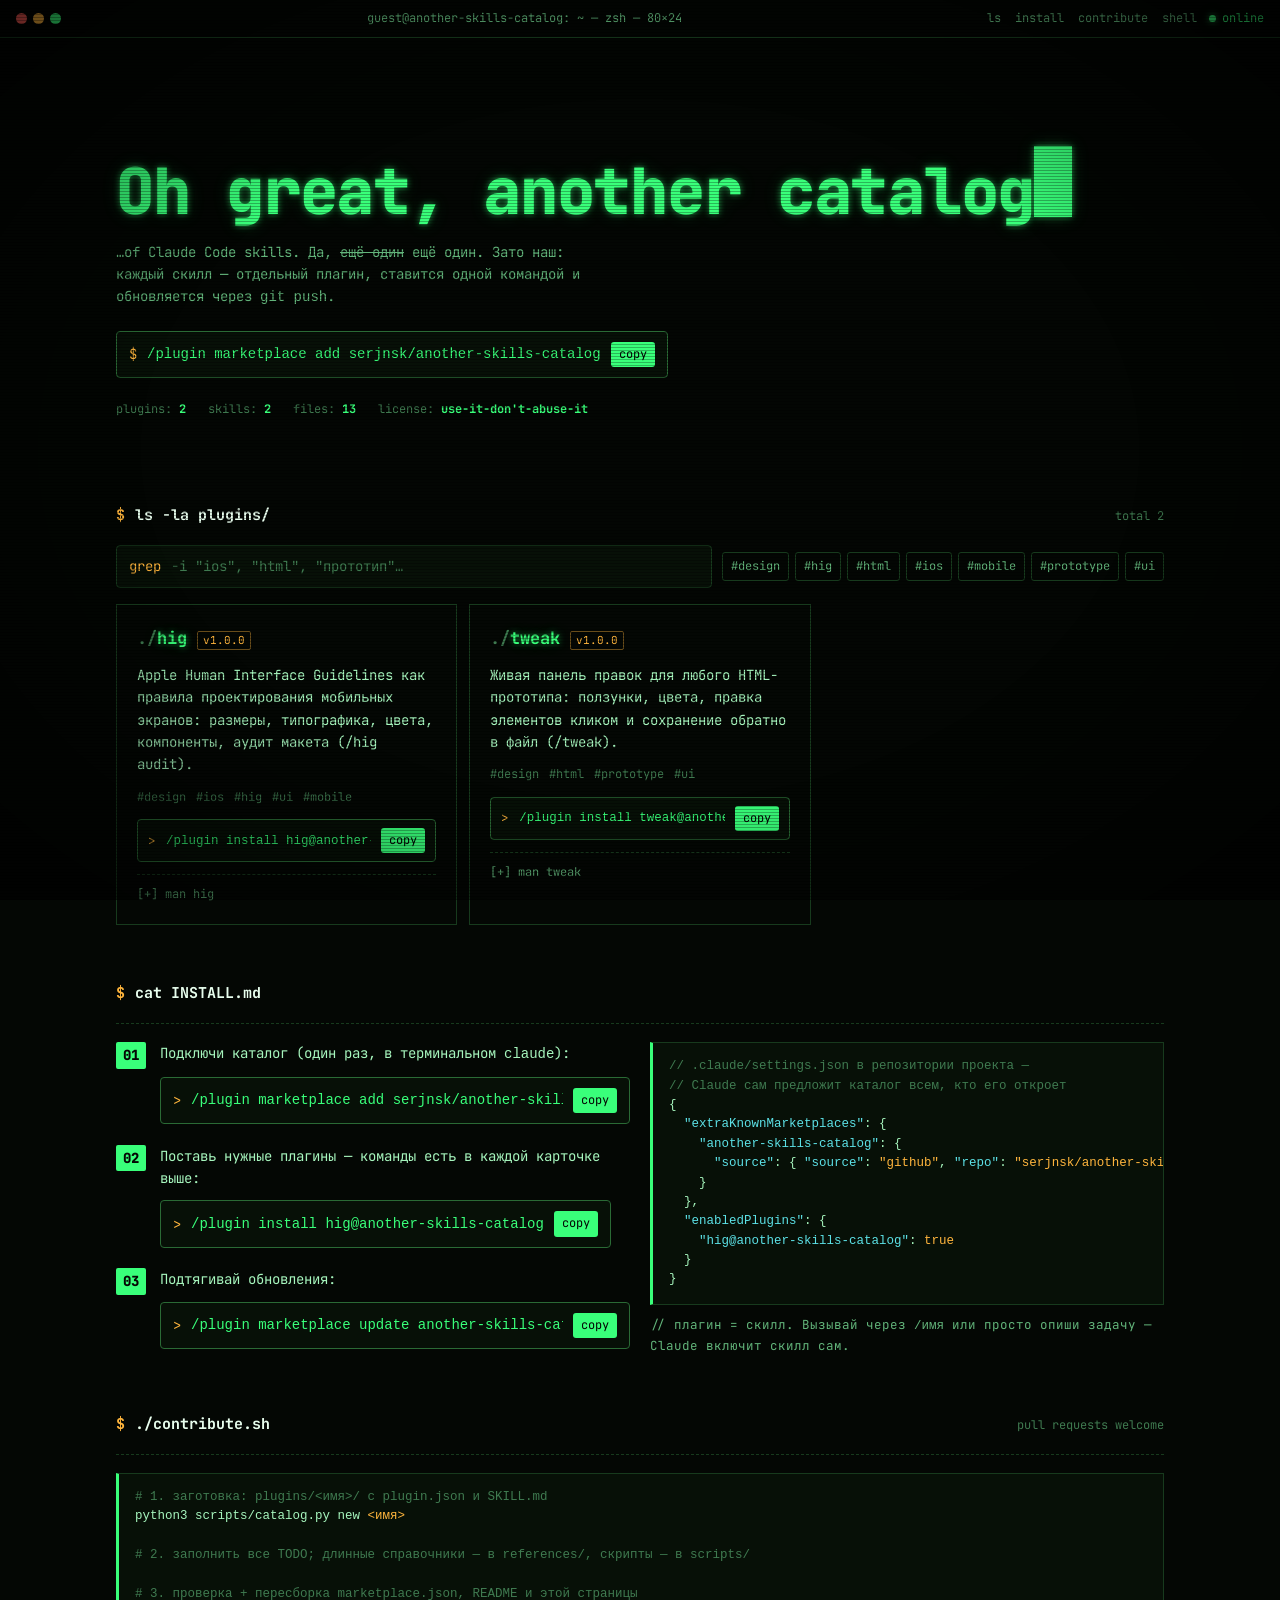
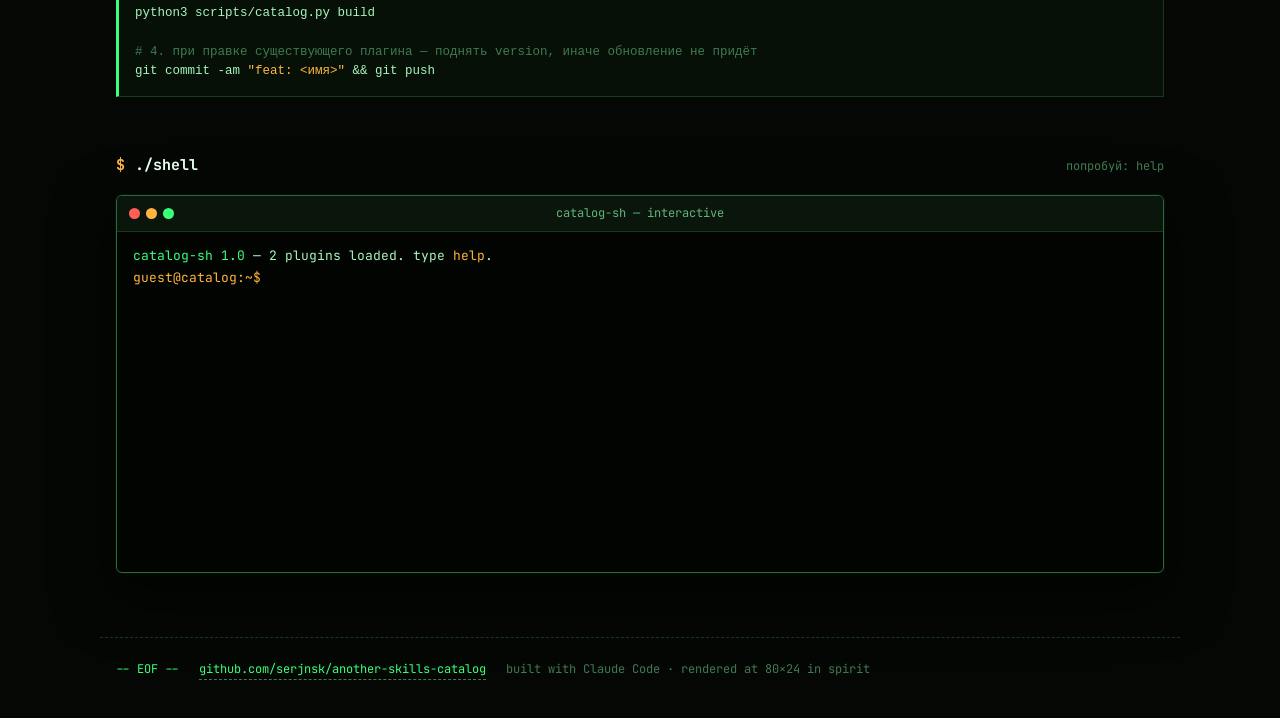
<file: docs/index.html>
<!doctype html>
<html lang="ru">
<head>
<meta charset="utf-8">
<meta name="viewport" content="width=device-width, initial-scale=1">
<title>another-skills-catalog</title>
<meta name="description" content="Oh great, another catalog... of Claude Code skills. Каталог плагинов-скиллов для Claude Code.">
<meta name="theme-color" content="#040704">
<link rel="icon" href="data:image/svg+xml,%3Csvg xmlns='http://www.w3.org/2000/svg' viewBox='0 0 32 32'%3E%3Crect width='32' height='32' rx='6' fill='%23040704'/%3E%3Ctext x='5' y='23' font-family='monospace' font-size='18' font-weight='700' fill='%2339ff7a'%3E%3E_%3C/text%3E%3C/svg%3E">
<link rel="preconnect" href="https://fonts.googleapis.com">
<link rel="preconnect" href="https://fonts.gstatic.com" crossorigin>
<link href="https://fonts.googleapis.com/css2?family=JetBrains+Mono:wght@400;500;700;800&display=swap" rel="stylesheet">
<style>
:root{
  --bg:#040704; --panel:#071007; --panel-2:#0a160b; --line:#173a1d; --line-hi:#2a6a35;
  --fg:#39ff7a; --fg-soft:#a6f5bd; --dim:#62b47a; --mute:#3f7a50;
  --amber:#ffb53d; --red:#ff5f56; --cyan:#5ce1e6;
  --glow:0 0 6px rgba(57,255,122,.55),0 0 18px rgba(57,255,122,.18);
  --mono:"JetBrains Mono",ui-monospace,SFMono-Regular,Menlo,Consolas,monospace;
  --gutter:16px; --max:1080px;
}
*{box-sizing:border-box}
html{background:var(--bg);-webkit-text-size-adjust:100%}
body{margin:0;background:var(--bg);color:var(--fg-soft);font:14px/1.6 var(--mono);overflow-x:hidden;min-height:100vh}
::selection{background:var(--fg);color:var(--bg)}
a{color:var(--fg);text-decoration:none;border-bottom:1px dashed var(--mute)}
a:hover{border-bottom-color:var(--fg);text-shadow:var(--glow)}
:focus-visible{outline:2px solid var(--amber);outline-offset:2px}

/* CRT: scanlines + vignette + flicker */
.crt::before{content:"";position:fixed;inset:0;pointer-events:none;z-index:50;
  background:repeating-linear-gradient(to bottom,rgba(0,0,0,0) 0 2px,rgba(0,0,0,.28) 2px 3px)}
.crt::after{content:"";position:fixed;inset:0;pointer-events:none;z-index:51;
  background:radial-gradient(ellipse at center,rgba(0,0,0,0) 55%,rgba(0,0,0,.65) 100%)}
@media (prefers-reduced-motion:no-preference){
  .crt main{animation:flicker 6s infinite steps(1)}
  @keyframes flicker{0%,100%{opacity:1}47%{opacity:.985}48%{opacity:.93}49%{opacity:1}}
}
#rain{position:fixed;inset:0;width:100%;height:100%;z-index:0;opacity:.13;pointer-events:none}

/* top bar */
.bar{position:sticky;top:0;z-index:40;display:flex;align-items:center;gap:12px;
  padding:9px var(--gutter);background:rgba(4,7,4,.88);backdrop-filter:blur(6px);border-bottom:1px solid var(--line);
  font-size:12px;color:var(--dim)}
.dots{display:flex;gap:6px}
.dots i{width:11px;height:11px;border-radius:50%;background:var(--red)}
.dots i:nth-child(2){background:var(--amber)} .dots i:nth-child(3){background:var(--fg)}
.bar .title{flex:1;text-align:center;white-space:nowrap;overflow:hidden;text-overflow:ellipsis}
.bar nav{display:flex;gap:14px}
.bar nav a{border:0;color:var(--dim)} .bar nav a:hover{color:var(--fg)}
.status{display:inline-flex;align-items:center;gap:6px;color:var(--fg)}
.status::before{content:"";width:7px;height:7px;border-radius:50%;background:var(--fg);box-shadow:var(--glow)}
@media (max-width:640px){.bar nav{display:none}.bar .title{text-align:left}}

main{position:relative;z-index:1;max-width:var(--max);margin:0 auto;padding:0 var(--gutter) 64px}

/* hero */
.hero{padding:clamp(48px,12vh,120px) 0 28px}
.tag{margin:0 0 14px;font-size:clamp(30px,6.2vw,64px);font-weight:800;color:var(--fg);text-shadow:var(--glow);line-height:1.08;letter-spacing:-.02em}
.tag s{color:var(--mute);text-decoration-thickness:2px}
.sub{margin:0 0 22px;color:var(--dim);max-width:62ch}
.prompt{display:flex;flex-wrap:wrap;align-items:center;gap:10px}
.cmd{display:inline-flex;align-items:center;gap:10px;max-width:100%;
  background:var(--panel);border:1px solid var(--line-hi);padding:10px 12px;border-radius:4px;color:var(--fg)}
.cmd code{white-space:nowrap;overflow-x:auto;scrollbar-width:none}
.cmd code::-webkit-scrollbar{display:none}
.cmd .ps{color:var(--amber);user-select:none}
.copy{font:inherit;font-size:12px;cursor:pointer;color:var(--bg);background:var(--fg);border:0;border-radius:3px;padding:3px 8px;flex:none}
.copy:hover{box-shadow:var(--glow)} .copy.done{background:var(--amber)}
.cursor{display:inline-block;width:.6em;height:1.1em;background:var(--fg);vertical-align:-2px;box-shadow:var(--glow)}
@media (prefers-reduced-motion:no-preference){.cursor{animation:blink 1.05s steps(1) infinite}@keyframes blink{50%{opacity:0}}}

.stats{display:flex;flex-wrap:wrap;gap:8px 22px;margin-top:22px;font-size:12px;color:var(--mute)}
.stats b{color:var(--fg);font-weight:700}

/* sections */
section{margin-top:56px}
.h{display:flex;align-items:baseline;gap:10px;margin:0 0 18px;font-size:15px;font-weight:700;color:#e9ffef}
.h .ps{color:var(--amber)} .h small{margin-left:auto;font-weight:400;font-size:12px;color:var(--mute)}
.rule{border:0;border-top:1px dashed var(--line);margin:0 0 18px}

/* plugin grid (command surface) */
.toolbar{display:flex;flex-wrap:wrap;gap:10px;align-items:center;margin-bottom:16px}
.grep{flex:1;min-width:220px;display:flex;align-items:center;gap:8px;background:var(--panel);border:1px solid var(--line);border-radius:4px;padding:8px 12px}
.grep span{color:var(--amber)}
.grep input{flex:1;min-width:0;background:none;border:0;outline:0;color:var(--fg);font:inherit;caret-color:var(--fg)}
.grep input::placeholder{color:var(--mute)}
.chips{display:flex;flex-wrap:wrap;gap:6px}
.chip{font:inherit;font-size:12px;cursor:pointer;background:none;color:var(--dim);border:1px solid var(--line);border-radius:3px;padding:4px 8px}
.chip[aria-pressed=true]{color:var(--bg);background:var(--fg);border-color:var(--fg)}
.grid{display:grid;grid-template-columns:repeat(auto-fill,minmax(min(100%,330px),1fr));gap:12px}
.card{background:var(--bg);border:1px solid var(--line);padding:20px;display:flex;flex-direction:column;gap:12px;transition:background .15s}
.card:hover{background:var(--panel);border-color:var(--line-hi)}
.card .top{display:flex;align-items:baseline;gap:10px}
.card h3{margin:0;font-size:17px;color:var(--fg);text-shadow:var(--glow)}
.card h3::before{content:"./";color:var(--mute);text-shadow:none}
.ver{font-size:11px;color:var(--amber);border:1px solid rgba(255,181,61,.4);padding:0 5px;border-radius:2px}
.card p{margin:0;color:var(--fg-soft)}
.kw{display:flex;flex-wrap:wrap;gap:4px 10px;font-size:12px;color:var(--mute)}
.card .cmd{width:100%;padding:8px 10px;font-size:12.5px}
.card .cmd code{flex:1}
details{border-top:1px dashed var(--line);padding-top:10px}
summary{cursor:pointer;color:var(--dim);font-size:12px;list-style:none}
summary::-webkit-details-marker{display:none}
summary::before{content:"[+] "} details[open] summary::before{content:"[-] "}
summary:hover{color:var(--fg)}
.man{margin-top:10px;font-size:12.5px;color:var(--fg-soft)}
.man dt{color:var(--amber);margin-top:8px} .man dd{margin:2px 0 0 14px}
.empty{grid-column:1/-1;border:1px dashed var(--line);padding:28px;color:var(--amber)}

/* install steps */
.steps{display:grid;gap:14px;counter-reset:s}
.step{display:grid;grid-template-columns:auto 1fr;gap:4px 14px;align-items:start}
.step::before{counter-increment:s;content:"0" counter(s);grid-row:span 2;color:var(--bg);background:var(--fg);font-weight:800;padding:2px 7px;border-radius:2px}
.two>*,.step>*{min-width:0}
.step p{margin:0;color:var(--fg-soft)}
.step .cmd{justify-self:start}
pre.block{margin:0;background:var(--panel);border:1px solid var(--line);border-left:3px solid var(--fg);padding:14px 16px;overflow-x:auto;color:var(--fg-soft);font-size:12.5px;line-height:1.55}
pre.block .k{color:var(--cyan)} pre.block .s{color:var(--amber)} pre.block .c{color:var(--mute)}
.two{display:grid;grid-template-columns:repeat(auto-fit,minmax(min(100%,420px),1fr));gap:20px}
.note{color:var(--dim);font-size:12.5px;margin:10px 0 0}

/* live terminal */
.term{border:1px solid var(--line-hi);border-radius:6px;overflow:hidden;background:#020402;box-shadow:0 0 0 1px rgba(57,255,122,.05),0 20px 60px rgba(0,0,0,.6)}
.term-h{display:flex;align-items:center;gap:12px;padding:8px 12px;background:var(--panel-2);border-bottom:1px solid var(--line);font-size:12px;color:var(--dim)}
.term-h span{flex:1;text-align:center}
.term-b{height:340px;overflow-y:auto;padding:14px 16px;font-size:13px;cursor:text}
.term-b .ln{white-space:pre-wrap;word-break:break-word;margin:0}
.term-b .in{color:#e9ffef} .term-b .in .ps{color:var(--amber)}
.term-b .err{color:var(--red)} .term-b .hl{color:var(--fg)} .term-b .am{color:var(--amber)} .term-b .mu{color:var(--mute)}
.term-row{display:flex;align-items:center;gap:8px}
.term-row .ps{color:var(--amber);white-space:nowrap}
.term-row input{flex:1;min-width:0;background:none;border:0;outline:0;color:#e9ffef;font:inherit;caret-color:var(--fg)}

footer{position:relative;z-index:1;max-width:var(--max);margin:0 auto;padding:22px var(--gutter) 40px;border-top:1px dashed var(--line);
  display:flex;flex-wrap:wrap;gap:8px 20px;font-size:12px;color:var(--mute)}
footer .eof{color:var(--fg)}
.sr{position:absolute;width:1px;height:1px;overflow:hidden;clip:rect(0 0 0 0)}
</style>
</head>
<body class="crt">
<canvas id="rain" aria-hidden="true"></canvas>

<header class="bar">
  <div class="dots" aria-hidden="true"><i></i><i></i><i></i></div>
  <div class="title">guest@another-skills-catalog: ~ — zsh — 80×24</div>
  <nav aria-label="Разделы"><a href="#plugins">ls</a><a href="#install">install</a><a href="#contribute">contribute</a><a href="#shell">shell</a></nav>
  <span class="status" id="st-online">online</span>
</header>

<main>
  <section class="hero" style="margin-top:0">
    <h1 class="tag">Oh great, another catalog<span class="cursor" aria-hidden="true"></span></h1>
    <p class="sub">…of Claude Code skills. Да, <s>ещё один</s> ещё один. Зато наш: каждый скилл — отдельный плагин, ставится одной командой и обновляется через <code>git push</code>.</p>
    <div class="prompt">
      <div class="cmd"><span class="ps">$</span><code id="hero-cmd">/plugin marketplace add serjnsk/another-skills-catalog</code><button class="copy" data-copy="#hero-cmd">copy</button></div>
    </div>
    <div class="stats" id="stats">
      <span>plugins: <b id="s-plugins">…</b></span>
      <span>skills: <b id="s-skills">…</b></span>
      <span>files: <b id="s-files">…</b></span>
      <span>license: <b>use-it-don't-abuse-it</b></span>
    </div>
  </section>

  <section id="plugins">
    <h2 class="h"><span class="ps">$</span> ls -la plugins/ <small id="ls-count"></small></h2>
    <div class="toolbar">
      <label class="grep"><span>grep</span><input id="q" type="search" placeholder="-i &quot;ios&quot;, &quot;html&quot;, &quot;прототип&quot;…" autocomplete="off" spellcheck="false"><span class="sr">Поиск по каталогу</span></label>
      <div class="chips" id="chips" role="group" aria-label="Фильтр по тегам"></div>
    </div>
    <div class="grid" id="grid" aria-live="polite"><div class="empty">loading catalog.json…</div></div>
  </section>

  <section id="install">
    <h2 class="h"><span class="ps">$</span> cat INSTALL.md</h2>
    <hr class="rule">
    <div class="two">
      <div class="steps">
        <div class="step"><p>Подключи каталог (один раз, в терминальном <code>claude</code>):</p>
          <div class="cmd"><span class="ps">&gt;</span><code id="i1">/plugin marketplace add serjnsk/another-skills-catalog</code><button class="copy" data-copy="#i1">copy</button></div></div>
        <div class="step"><p>Поставь нужные плагины — команды есть в каждой карточке выше:</p>
          <div class="cmd"><span class="ps">&gt;</span><code id="i2">/plugin install hig@another-skills-catalog</code><button class="copy" data-copy="#i2">copy</button></div></div>
        <div class="step"><p>Подтягивай обновления:</p>
          <div class="cmd"><span class="ps">&gt;</span><code id="i3">/plugin marketplace update another-skills-catalog</code><button class="copy" data-copy="#i3">copy</button></div></div>
      </div>
      <div>
        <pre class="block"><span class="c">// .claude/settings.json в репозитории проекта —
// Claude сам предложит каталог всем, кто его откроет</span>
{
  <span class="k">"extraKnownMarketplaces"</span>: {
    <span class="k">"another-skills-catalog"</span>: {
      <span class="k">"source"</span>: { <span class="k">"source"</span>: <span class="s">"github"</span>, <span class="k">"repo"</span>: <span class="s">"serjnsk/another-skills-catalog"</span> }
    }
  },
  <span class="k">"enabledPlugins"</span>: {
    <span class="k">"hig@another-skills-catalog"</span>: <span class="s">true</span>
  }
}</pre>
        <p class="note">// плагин = скилл. Вызывай через <code>/имя</code> или просто опиши задачу — Claude включит скилл сам.</p>
      </div>
    </div>
  </section>

  <section id="contribute">
    <h2 class="h"><span class="ps">$</span> ./contribute.sh <small>pull requests welcome</small></h2>
    <hr class="rule">
    <pre class="block"><span class="c"># 1. заготовка: plugins/&lt;имя&gt;/ с plugin.json и SKILL.md</span>
python3 scripts/catalog.py new <span class="s">&lt;имя&gt;</span>

<span class="c"># 2. заполнить все TODO; длинные справочники — в references/, скрипты — в scripts/</span>

<span class="c"># 3. проверка + пересборка marketplace.json, README и этой страницы</span>
python3 scripts/catalog.py build

<span class="c"># 4. при правке существующего плагина — поднять version, иначе обновление не придёт</span>
git commit -am <span class="s">"feat: &lt;имя&gt;"</span> &amp;&amp; git push</pre>
  </section>

  <section id="shell">
    <h2 class="h"><span class="ps">$</span> ./shell <small>попробуй: help</small></h2>
    <div class="term">
      <div class="term-h"><div class="dots" aria-hidden="true"><i></i><i></i><i></i></div><span>catalog-sh — interactive</span><div style="width:45px"></div></div>
      <div class="term-b" id="term">
        <div id="out"></div>
        <form class="term-row" id="tf" autocomplete="off">
          <label class="ps" for="ti">guest@catalog:~$</label>
          <input id="ti" spellcheck="false" autocapitalize="off" aria-label="Команда">
        </form>
      </div>
    </div>
  </section>
</main>

<footer>
  <span class="eof">-- EOF --</span>
  <a href="https://github.com/serjnsk/another-skills-catalog">github.com/serjnsk/another-skills-catalog</a>
  <span>built with Claude Code · rendered at 80×24 in spirit</span>
</footer>

<script>
(() => {
  const REPO = "serjnsk/another-skills-catalog";
  const MK = "another-skills-catalog";
  const $ = (s, el = document) => el.querySelector(s);
  const esc = s => String(s ?? "").replace(/[&<>"']/g, c => ({ "&": "&amp;", "<": "&lt;", ">": "&gt;", '"': "&quot;", "'": "&#39;" }[c]));
  const reduce = matchMedia("(prefers-reduced-motion: reduce)").matches;
  let DATA = null;

  /* copy */
  async function copyText(t) {
    try { await navigator.clipboard.writeText(t); return true; }
    catch { const a = document.createElement("textarea"); a.value = t; a.style.position = "fixed"; a.style.opacity = "0";
      document.body.appendChild(a); a.select(); let ok = false; try { ok = document.execCommand("copy"); } catch {} a.remove(); return ok; }
  }
  document.addEventListener("click", async e => {
    const b = e.target.closest(".copy"); if (!b) return;
    const src = b.dataset.copy ? $(b.dataset.copy).textContent : b.dataset.text;
    const ok = await copyText(src);
    b.textContent = ok ? "copied" : "error"; b.classList.add("done");
    setTimeout(() => { b.textContent = "copy"; b.classList.remove("done"); }, 1400);
  });

  /* matrix rain */
  const cv = $("#rain");
  if (!reduce && cv.getContext) {
    const ctx = cv.getContext("2d"); const glyphs = "アカサタナハマヤラワ0123456789ABCDEF<>/{}$#_";
    let cols = [], fs = 14, w, h;
    const size = () => { w = cv.width = innerWidth; h = cv.height = innerHeight; cols = Array(Math.ceil(w / fs)).fill(0).map(() => Math.random() * -h / fs); };
    size(); addEventListener("resize", size);
    let last = 0;
    const tick = t => {
      if (t - last > 70) { last = t;
        ctx.fillStyle = "rgba(4,7,4,.18)"; ctx.fillRect(0, 0, w, h);
        ctx.fillStyle = "#39ff7a"; ctx.font = fs + "px monospace";
        cols.forEach((y, i) => { ctx.fillText(glyphs[Math.random() * glyphs.length | 0], i * fs, y * fs);
          cols[i] = y * fs > h && Math.random() > .975 ? 0 : y + 1; });
      }
      requestAnimationFrame(tick);
    };
    requestAnimationFrame(tick);
  }

  /* catalog */
  let activeTag = null;
  const card = p => {
    const cmd = `/plugin install ${p.name}@${MK}`;
    const man = p.skills.map(s => `
      <dl class="man">
        <dt>NAME</dt><dd>/${esc(s.name)}${s.hint ? ` <span style="color:var(--mute)">${esc(s.hint)}</span>` : ""}</dd>
        <dt>DESCRIPTION</dt><dd>${esc(s.description)}</dd>
        <dt>FILES</dt><dd>${s.files} · <a href="https://github.com/${REPO}/tree/main/plugins/${encodeURIComponent(p.name)}/skills/${encodeURIComponent(s.name)}">source</a></dd>
      </dl>`).join("");
    return `<article class="card" data-name="${esc(p.name)}">
      <div class="top"><h3>${esc(p.name)}</h3><span class="ver">v${esc(p.version)}</span></div>
      <p>${esc(p.description)}</p>
      <div class="kw">${(p.keywords || []).map(k => `<span>#${esc(k)}</span>`).join("")}</div>
      <div class="cmd"><span class="ps">&gt;</span><code>${esc(cmd)}</code><button class="copy" data-text="${esc(cmd)}" aria-label="Скопировать команду установки ${esc(p.name)}">copy</button></div>
      <details><summary>man ${esc(p.name)}</summary>${man}</details>
    </article>`;
  };
  function render() {
    const q = $("#q").value.trim().toLowerCase();
    const list = DATA.plugins.filter(p => {
      if (activeTag && !(p.keywords || []).includes(activeTag)) return false;
      if (!q) return true;
      const hay = [p.name, p.description, ...(p.keywords || []), ...p.skills.map(s => s.description)].join(" ").toLowerCase();
      return hay.includes(q);
    });
    $("#grid").innerHTML = list.length ? list.map(card).join("") :
      `<div class="empty">grep: no matches. Ну хоть где-то каталогов не хватает.</div>`;
    $("#ls-count").textContent = `total ${list.length}`;
  }
  function renderChips() {
    const tags = [...new Set(DATA.plugins.flatMap(p => p.keywords || []))].sort();
    $("#chips").innerHTML = tags.map(t => `<button class="chip" aria-pressed="false" data-tag="${esc(t)}">#${esc(t)}</button>`).join("");
    $("#chips").addEventListener("click", e => {
      const b = e.target.closest(".chip"); if (!b) return;
      activeTag = activeTag === b.dataset.tag ? null : b.dataset.tag;
      $("#chips").querySelectorAll(".chip").forEach(c => c.setAttribute("aria-pressed", c.dataset.tag === activeTag));
      render();
    });
  }
  $("#q").addEventListener("input", render);

  fetch("catalog.json", { cache: "no-cache" }).then(r => { if (!r.ok) throw new Error(r.status); return r.json(); }).then(d => {
    DATA = d;
    const skills = d.plugins.flatMap(p => p.skills);
    $("#s-plugins").textContent = d.plugins.length;
    $("#s-skills").textContent = skills.length;
    $("#s-files").textContent = skills.reduce((a, s) => a + s.files, 0);
    renderChips(); render(); greet();
  }).catch(err => {
    $("#grid").innerHTML = `<div class="empty">ERR: catalog.json не загрузился (${esc(err.message)}). Каталог есть на <a href="https://github.com/${REPO}">GitHub</a>.</div>`;
    $("#st-online").textContent = "degraded";
    greet();
  });

  /* interactive shell */
  const out = $("#out"), ti = $("#ti"), termEl = $("#term");
  const hist = []; let hi = 0;
  const print = (html, cls = "") => { out.insertAdjacentHTML("beforeend", `<p class="ln ${cls}">${html}</p>`); termEl.scrollTop = termEl.scrollHeight; };
  const find = n => DATA && DATA.plugins.find(p => p.name === n);
  const cmds = {
    help: () => print(
`<span class="hl">доступные команды:</span>
  ls                 список плагинов
  cat &lt;плагин&gt;       описание и man
  install &lt;плагин&gt;   команда установки (копируется в буфер)
  add                как подключить каталог
  grep &lt;слово&gt;       поиск по каталогу
  whoami · date · clear · sudo · exit`),
    ls: () => DATA ? print(DATA.plugins.map(p => `<span class="hl">drwxr-xr-x</span>  ${esc(p.name).padEnd(14)} <span class="am">v${esc(p.version)}</span>  ${esc(p.skills.length)} skill`).join("\n")) : print("catalog offline", "err"),
    cat: a => { const p = find(a[0]); if (!a[0]) return print("usage: cat &lt;плагин&gt;", "err");
      if (!p) return print(`cat: ${esc(a[0])}: No such plugin`, "err");
      print(`<span class="hl">${esc(p.name)}</span> <span class="am">v${esc(p.version)}</span>\n${esc(p.description)}\n\n${p.skills.map(s => `/${esc(s.name)} ${esc(s.hint)}\n<span class="mu">${esc(s.description)}</span>`).join("\n\n")}`); },
    install: async a => { const p = find(a[0]); if (!a[0]) return print("usage: install &lt;плагин&gt;", "err");
      if (!p) return print(`install: ${esc(a[0])}: not in catalog. Видимо, придётся сделать ещё один каталог.`, "err");
      const c = `/plugin install ${p.name}@${MK}`; const ok = await copyText(c);
      print(`${ok ? '<span class="hl">[copied]</span> ' : ""}${esc(c)}\n<span class="mu">вставь это в claude. добавлять каталог сначала: команда add</span>`); },
    add: async () => { const c = `/plugin marketplace add ${REPO}`; const ok = await copyText(c); print(`${ok ? '<span class="hl">[copied]</span> ' : ""}${esc(c)}`); },
    grep: a => { if (!a.length) return print("usage: grep &lt;слово&gt;", "err"); $("#q").value = a.join(" "); if (DATA) render();
      print(`<span class="mu">фильтр применён к ls выше →</span> <a href="#plugins">#plugins</a>`); },
    whoami: () => print("guest — ещё один человек, которому понадобился ещё один каталог"),
    date: () => print(esc(new Date().toString())),
    clear: () => { out.innerHTML = ""; },
    sudo: () => print("guest is not in the sudoers file. This incident will be reported.", "err"),
    exit: () => print("logout\n<span class=\"mu\">…шутка. отсюда не уходят.</span>"),
    rm: () => print("rm: каталоги не удаляются, они только множатся", "err"),
    vim: () => print("ты отсюда не выйдешь. попробуй :q! — не поможет.", "am"),
  };
  function greet() {
    print(`<span class="hl">catalog-sh 1.0</span> — ${DATA ? DATA.plugins.length : 0} plugins loaded. type <span class="am">help</span>.`);
  }
  $("#tf").addEventListener("submit", e => {
    e.preventDefault();
    const line = ti.value.trim(); ti.value = "";
    print(`<span class="ps">guest@catalog:~$</span> ${esc(line)}`, "in");
    if (!line) return;
    hist.push(line); hi = hist.length;
    const [c, ...args] = line.split(/\s+/);
    const fn = cmds[c.toLowerCase()];
    fn ? fn(args) : print(`zsh: command not found: ${esc(c)} — попробуй help`, "err");
  });
  ti.addEventListener("keydown", e => {
    if (e.key === "ArrowUp" && hi > 0) { ti.value = hist[--hi]; e.preventDefault(); }
    if (e.key === "ArrowDown") { hi = Math.min(hist.length, hi + 1); ti.value = hist[hi] || ""; e.preventDefault(); }
    if (e.key === "Tab") { e.preventDefault(); const [c, a = ""] = ti.value.split(/\s+/);
      if (a !== undefined && DATA && ti.value.includes(" ")) { const m = DATA.plugins.find(p => p.name.startsWith(a)); if (m) ti.value = `${c} ${m.name}`; }
      else { const m = Object.keys(cmds).find(k => k.startsWith(c)); if (m) ti.value = m + " "; } }
  });
  termEl.addEventListener("click", e => { if (!e.target.closest("a") && !getSelection().toString()) ti.focus({ preventScroll: true }); });
})();
</script>
</body>
</html>
</file>
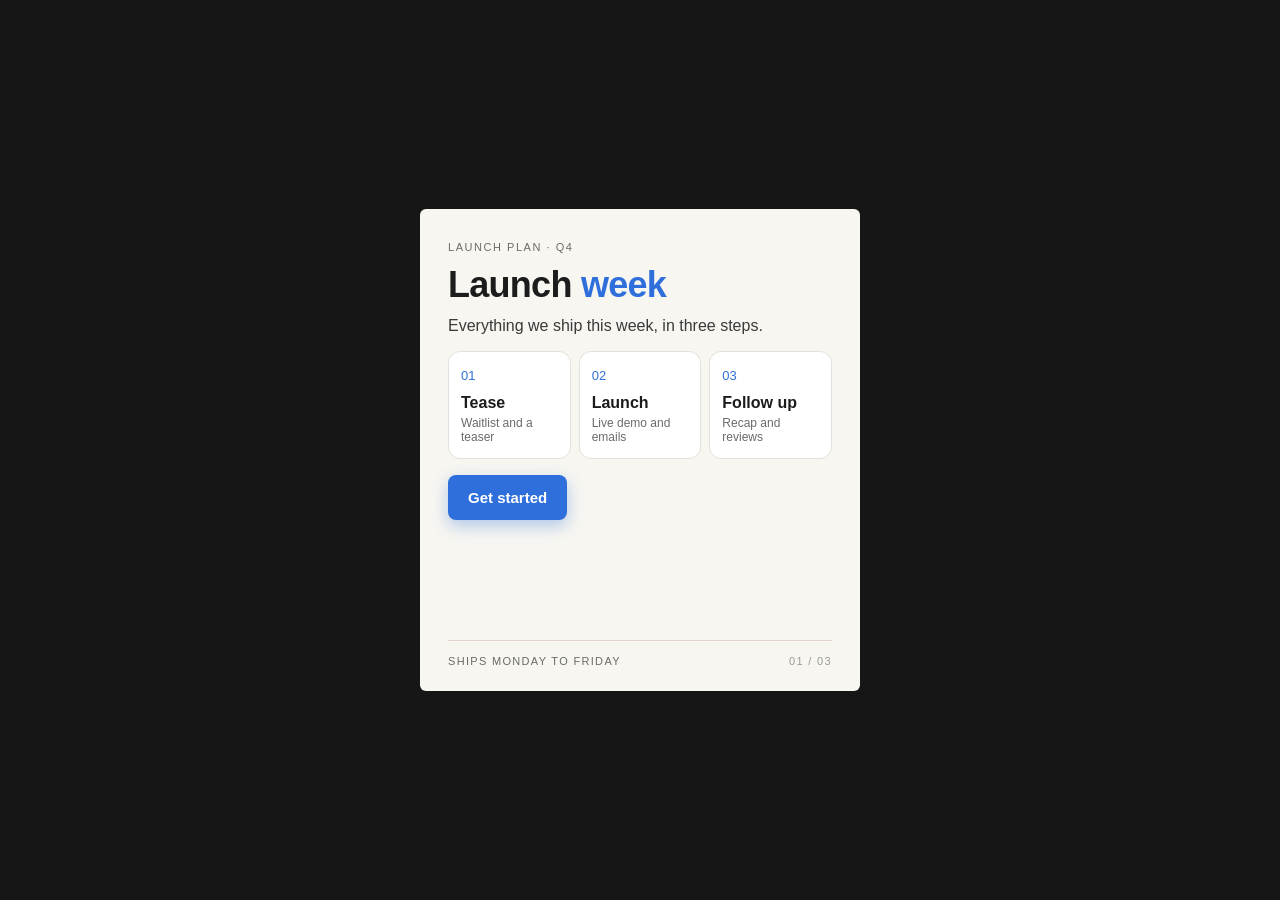
<file: plugins/tweak/skills/tweak/examples/launch-week.html>
<!DOCTYPE html>
<html lang="ru">
<head>
<meta charset="utf-8">
<meta name="viewport" content="width=device-width, initial-scale=1">
<title>Launch week</title>
<style>
  :root {
    --accent: #2f6fdb;
    --ink: #1c1c1c;
    --muted: #6b6b6b;
    --paper: #f7f6f1;
    --radius: 12px;
    --space: 16px;
  }
  * { box-sizing: border-box; }
  body { margin: 0; min-height: 100vh; display: grid; place-items: center; background: #161616; font-family: -apple-system, BlinkMacSystemFont, "Inter", sans-serif; color: var(--ink); }
  .card { width: 440px; background: var(--paper); border-radius: 6px; padding: 32px 28px 24px; }
  .eyebrow { font-size: 11px; letter-spacing: .14em; text-transform: uppercase; color: var(--muted); margin: 0 0 12px; }
  h1 { font-size: 36px; line-height: 1.1; margin: 0 0 12px; letter-spacing: -.02em; }
  h1 span { color: var(--accent); }
  .lead { font-size: 16px; color: #3a3a3a; margin: 0 0 var(--space); }
  .steps { display: grid; grid-template-columns: repeat(3, 1fr); gap: 8px; margin-bottom: var(--space); }
  .step { background: #fff; border: 1px solid #e3e1da; border-radius: var(--radius); padding: 14px 12px; }
  .step small { color: var(--accent); font-size: 13px; }
  .step h3 { font-size: 16px; margin: 10px 0 4px; }
  .step p { font-size: 12px; color: var(--muted); margin: 0; }
  .cta { display: inline-block; background: var(--accent); color: #fff; font-weight: 600; font-size: 15px; padding: 14px 20px; border-radius: 8px; text-decoration: none; box-shadow: 0 6px 16px rgba(47, 111, 219, .35); }
  footer { display: flex; justify-content: space-between; margin-top: 120px; padding-top: 14px; border-top: 1px solid #e3d5cc; font-size: 11px; letter-spacing: .12em; text-transform: uppercase; color: var(--muted); }
</style>
</head>
<body>
  <main class="card">
    <p class="eyebrow">Launch plan · Q4</p>
    <h1>Launch <span>week</span></h1>
    <p class="lead">Everything we ship this week, in three steps.</p>
    <div class="steps">
      <div class="step"><small>01</small><h3>Tease</h3><p>Waitlist and a teaser</p></div>
      <div class="step"><small>02</small><h3>Launch</h3><p>Live demo and emails</p></div>
      <div class="step"><small>03</small><h3>Follow up</h3><p>Recap and reviews</p></div>
    </div>
    <a class="cta" href="#start">Get started</a>
    <footer><span>Ships Monday to Friday</span><span style="color: #9a9a9a">01 / 03</span></footer>
  </main>
</body>
</html>
</file>
